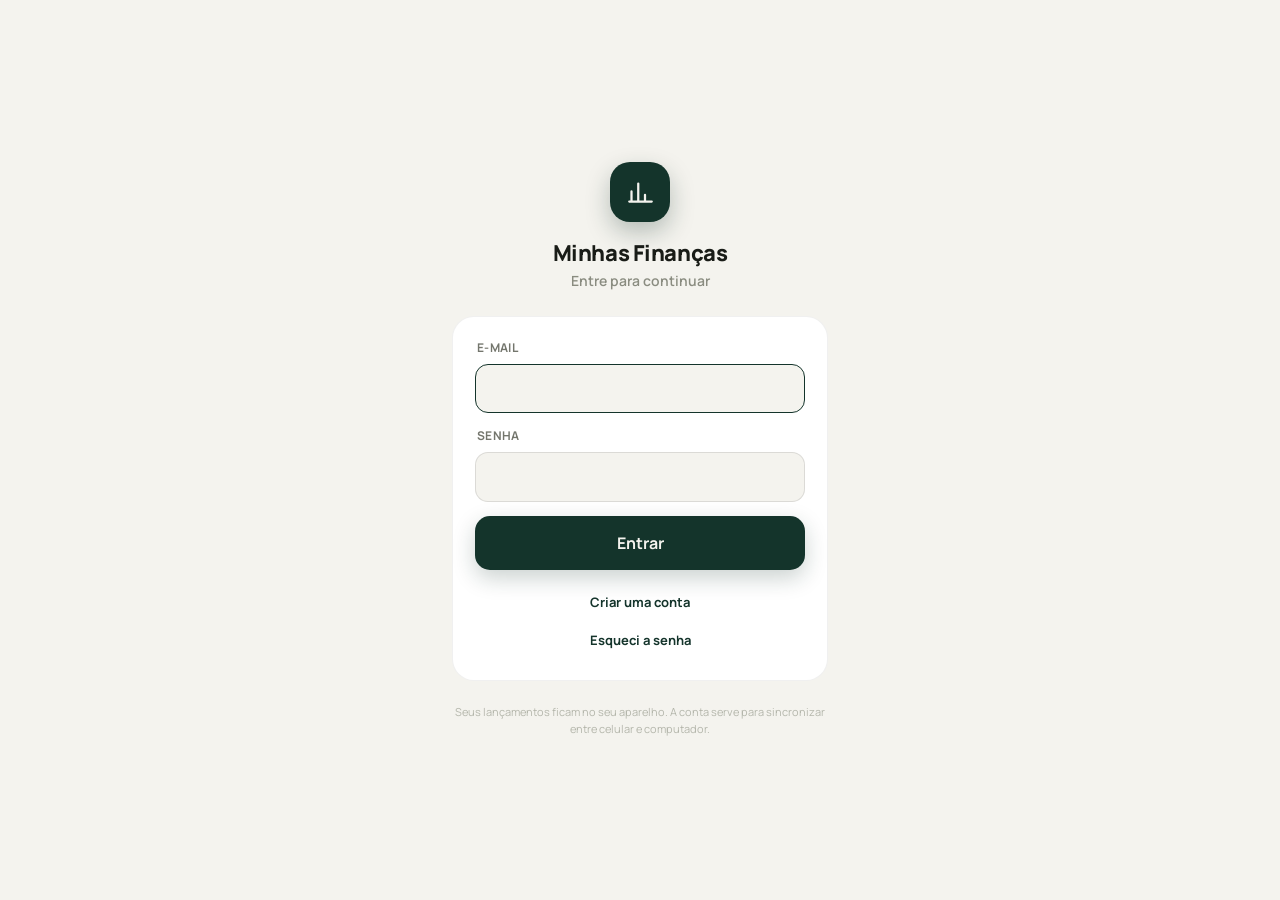
<file: index.html>
<!DOCTYPE html>
<html lang="pt-BR">
<head>
<meta charset="utf-8">
<meta name="viewport" content="width=device-width, initial-scale=1, viewport-fit=cover, maximum-scale=1">
<meta name="theme-color" content="#f4f3ee">
<meta name="description" content="Controle de finanças pessoais: saldo, gastos, parcelas, metas, importação de extrato e previsão de 12 meses.">

<title>Minhas Finanças</title>

<link rel="manifest" href="./manifest.webmanifest">
<link rel="apple-touch-icon" href="./icons/icon-192.png">
<meta name="apple-mobile-web-app-capable" content="yes">
<meta name="apple-mobile-web-app-status-bar-style" content="default">
<meta name="apple-mobile-web-app-title" content="Finanças">
<meta name="mobile-web-app-capable" content="yes">

<link rel="preconnect" href="https://fonts.googleapis.com">
<link rel="preconnect" href="https://fonts.gstatic.com" crossorigin>
<link href="https://fonts.googleapis.com/css2?family=Manrope:wght@400;500;600;700;800&family=IBM+Plex+Mono:wght@400;500;600&display=swap" rel="stylesheet">
<link rel="stylesheet" href="./css/style.css">
</head>
<body>

<!-- Conteúdo da tela atual, montado por js/screens.js -->
<main id="view" class="view"></main>

<!-- Barra de navegação fixa -->
<nav class="tabbar">
  <button class="tab" data-nav="dash" type="button">
    <svg viewBox="0 0 24 24" fill="none" stroke="currentColor" stroke-width="2" stroke-linecap="round" stroke-linejoin="round"><path d="M3 10.5 12 3l9 7.5"/><path d="M5 9.5V20h14V9.5"/></svg>
    <span>Início</span>
  </button>
  <button class="tab" data-nav="proj" type="button">
    <svg viewBox="0 0 24 24" fill="none" stroke="currentColor" stroke-width="2" stroke-linecap="round"><path d="M4 20V11M10 20V4M16 20v-6M22 20H2"/></svg>
    <span>Previsão</span>
  </button>
  <div class="tab-fab-slot">
    <button class="fab" data-action="add-out" type="button" aria-label="Novo lançamento">
      <svg viewBox="0 0 24 24" fill="none" stroke="currentColor" stroke-width="2.4" stroke-linecap="round"><path d="M12 5v14M5 12h14"/></svg>
    </button>
  </div>
  <button class="tab" data-nav="chat" type="button">
    <svg viewBox="0 0 24 24" fill="none" stroke="currentColor" stroke-width="2" stroke-linecap="round" stroke-linejoin="round"><path d="M4 5h16v11H9l-5 4V5Z"/></svg>
    <span>Chat</span>
  </button>
  <!-- O contador de pendências fica aqui porque Análise, onde ele morava,
       passou a viver dentro do menu. Ele precisa continuar visível na barra:
       é o aviso de que há lançamento importado esperando confirmação. -->
  <button class="tab" data-action="abrir-menu" type="button">
    <span class="tab-ico">
      <svg viewBox="0 0 24 24" fill="none" stroke="currentColor" stroke-width="2" stroke-linecap="round"><path d="M4 7h16M4 12h16M4 17h16"/></svg>
      <em class="tab-badge" id="tab-badge" hidden></em>
    </span>
    <span>Menu</span>
  </button>
</nav>

<!-- Aviso flutuante -->
<div id="toast" class="toast" hidden></div>

<!-- Menu lateral -->
<div id="overlay" class="drawer-overlay" hidden></div>

<aside id="drawer" class="drawer" hidden aria-label="Menu">
  <div class="drawer-head">
    <div class="drawer-brand">Minhas Finanças</div>
    <div class="drawer-saldo mono" id="drawer-saldo">R$ 0,00</div>
    <div class="drawer-conta" id="drawer-conta"></div>
  </div>

  <nav class="drawer-nav">
    <button class="drawer-item" data-nav="dash" type="button">
      <svg viewBox="0 0 24 24" fill="none" stroke="currentColor" stroke-width="2" stroke-linecap="round" stroke-linejoin="round"><path d="M3 10.5 12 3l9 7.5"/><path d="M5 9.5V20h14V9.5"/></svg>
      <span>Início</span>
    </button>
    <button class="drawer-item" data-nav="movimentacoes" type="button">
      <svg viewBox="0 0 24 24" fill="none" stroke="currentColor" stroke-width="2" stroke-linecap="round" stroke-linejoin="round"><path d="M4 8h13l-3-3M20 16H7l3 3"/></svg>
      <span>Análise</span>
      <em class="drawer-badge" id="drawer-badge" hidden></em>
    </button>
    <button class="drawer-item" data-nav="proj" type="button">
      <svg viewBox="0 0 24 24" fill="none" stroke="currentColor" stroke-width="2" stroke-linecap="round"><path d="M4 20V11M10 20V4M16 20v-6M22 20H2"/></svg>
      <span>Previsão</span>
    </button>
    <button class="drawer-item" data-nav="chat" type="button">
      <svg viewBox="0 0 24 24" fill="none" stroke="currentColor" stroke-width="2" stroke-linecap="round" stroke-linejoin="round"><path d="M4 5h16v11H9l-5 4V5Z"/></svg>
      <span>Chat</span>
    </button>
    <button class="drawer-item" data-nav="hist" type="button">
      <svg viewBox="0 0 24 24" fill="none" stroke="currentColor" stroke-width="2" stroke-linecap="round"><path d="M4 6h16M4 12h16M4 18h10"/></svg>
      <span>Histórico</span>
    </button>
    <button class="drawer-item" data-nav="categorias" type="button">
      <svg viewBox="0 0 24 24" fill="none" stroke="currentColor" stroke-width="2"><circle cx="12" cy="12" r="8.5"/><path d="M12 3.5v8.5l6 3" stroke-linecap="round"/></svg>
      <span>Categorias</span>
    </button>
    <button class="drawer-item" data-nav="metas" type="button">
      <svg viewBox="0 0 24 24" fill="none" stroke="currentColor" stroke-width="2"><circle cx="12" cy="12" r="8.5"/><circle cx="12" cy="12" r="3.5"/></svg>
      <span>Metas</span>
    </button>
    <button class="drawer-item" data-nav="parcelas" type="button">
      <svg viewBox="0 0 24 24" fill="none" stroke="currentColor" stroke-width="2" stroke-linejoin="round"><path d="M12 3 3 8l9 5 9-5-9-5Z"/><path d="M3 13l9 5 9-5" stroke-linecap="round"/></svg>
      <span>Parcelas</span>
    </button>

    <div class="drawer-sep"></div>

    <button class="drawer-item" data-nav="importar" type="button">
      <svg viewBox="0 0 24 24" fill="none" stroke="currentColor" stroke-width="2" stroke-linecap="round" stroke-linejoin="round"><path d="M12 3v12M7 10l5 5 5-5"/><path d="M4 20h16"/></svg>
      <span>Importar extrato</span>
    </button>
    <button class="drawer-item" data-action="exportar" type="button">
      <svg viewBox="0 0 24 24" fill="none" stroke="currentColor" stroke-width="2" stroke-linecap="round" stroke-linejoin="round"><path d="M12 15V3M7 8l5-5 5 5"/><path d="M4 20h16"/></svg>
      <span>Exportar backup</span>
    </button>
    <button class="drawer-item" data-action="importar-backup" type="button">
      <svg viewBox="0 0 24 24" fill="none" stroke="currentColor" stroke-width="2" stroke-linecap="round" stroke-linejoin="round"><path d="M20 12a8 8 0 1 1-2.3-5.6"/><path d="M20 3v5h-5"/></svg>
      <span>Restaurar backup</span>
    </button>
    <button class="drawer-item" data-action="sair" type="button">
      <svg viewBox="0 0 24 24" fill="none" stroke="currentColor" stroke-width="2" stroke-linecap="round" stroke-linejoin="round"><path d="M15 17l5-5-5-5"/><path d="M20 12H9"/><path d="M12 20H6a2 2 0 0 1-2-2V6a2 2 0 0 1 2-2h6"/></svg>
      <span>Sair da conta</span>
    </button>
    <button class="drawer-item danger" data-action="clear-all" type="button">
      <svg viewBox="0 0 24 24" fill="none" stroke="currentColor" stroke-width="2" stroke-linecap="round"><path d="M5 7h14M10 11v6M14 11v6M6 7l1 13h10l1-13M9 7V4h6v3"/></svg>
      <span>Apagar todos os dados</span>
    </button>
  </nav>

  <div class="drawer-foot">
    <div class="versao-linha">
      <span>Versão <b id="versao-app">—</b></span>
      <button id="btn-atualizar" data-action="buscar-atualizacao" type="button">Buscar atualização</button>
    </div>
    <div id="versao-status" class="versao-status" hidden></div>

    <div class="sync-linha">
      <span id="sync-estado" class="sync-estado">—</span>
      <button id="btn-sync" data-action="sincronizar" type="button">Sincronizar</button>
    </div>
    <div class="drawer-nota">Seus lançamentos ficam neste aparelho e na sua conta.</div>
  </div>
</aside>

<!-- Contas: a biblioteca fica no projeto (nao em CDN) para o app
     continuar abrindo sem internet para quem ja entrou. -->
<script src="./vendor/supabase.js"></script>
<script src="./js/config.js"></script>
<script src="./js/store.js"></script>
<script src="./js/calc.js"></script>
<script src="./js/importar.js"></script>
<script src="./js/auth.js"></script>
<script src="./js/chat.js"></script>
<script src="./js/sync.js"></script>
<script src="./js/login.js"></script>
<script src="./js/screens.js"></script>
<script src="./js/app.js"></script>
</body>
</html>
</file>
<file: css/style.css>
/* =========================================================
   Minhas Finanças — folha de estilo única
   Paleta e tipografia vindas do design original.
   ========================================================= */

:root {
  --bg:        #f4f3ee;
  --surface:   #ffffff;
  --ink:       #191c17;
  --ink-soft:  #74766d;
  --muted:     #8a8c80;
  --faint:     #b4b6ab;
  --line:      rgba(0, 0, 0, .06);
  --line-2:    rgba(0, 0, 0, .10);
  --track:     #eceae3;

  --deep:      #14342b;  /* verde escuro dos cartões e botões */
  --green:     #1f8a5b;
  --red:       #c0492f;
  --on-deep:   #f4f3ee;
  --on-deep-2: #9db3a6;

  --tab-h:     86px;

  --safe-top:    env(safe-area-inset-top, 0px);
  --safe-bottom: env(safe-area-inset-bottom, 0px);
}

* { box-sizing: border-box; }

html, body {
  height: 100%;
}

body {
  margin: 0;
  background: var(--bg);
  color: var(--ink);
  font-family: 'Manrope', system-ui, -apple-system, sans-serif;
  -webkit-font-smoothing: antialiased;
  -webkit-tap-highlight-color: transparent;
  overscroll-behavior-y: none;
}

button {
  font: inherit;
  color: inherit;
  border: none;
  background: none;
  padding: 0;
  cursor: pointer;
  text-align: left;
}

input, select, textarea {
  font-family: inherit;
}

svg { display: block; }

/* Números tabulares — alinham em colunas */
.mono {
  font-family: 'IBM Plex Mono', ui-monospace, monospace;
  font-feature-settings: "tnum";
}

/* ---------------------------------------------------------
   Área rolável principal
   --------------------------------------------------------- */

.view {
  min-height: 100%;
  padding:
    calc(var(--safe-top) + 12px)
    20px
    calc(var(--tab-h) + var(--safe-bottom) + 24px);
  max-width: 560px;   /* em telas largas o app não estica feio */
  margin: 0 auto;
}

@keyframes screen-in {
  from { opacity: 0; transform: translateY(8px); }
  to   { opacity: 1; transform: none; }
}

.screen { animation: screen-in .28s ease; }

/* ---------------------------------------------------------
   Cabeçalhos de tela
   --------------------------------------------------------- */

.head {
  display: flex;
  justify-content: space-between;
  align-items: flex-start;
  padding: 8px 2px 18px;
}

.head-eyebrow { font-size: 14px; color: var(--muted); font-weight: 600; }

.head-title {
  font-size: 22px;
  font-weight: 800;
  letter-spacing: -.02em;
}

.head-title.sm { font-size: 20px; }

.head-sub { font-size: 13px; color: var(--muted); margin-top: 2px; }

/* Botão redondo do canto (menu / fechar) */
.icon-btn {
  width: 42px;
  height: 42px;
  border-radius: 14px;
  background: var(--surface);
  border: 1px solid var(--line);
  display: flex;
  align-items: center;
  justify-content: center;
  flex: none;
  color: var(--ink);
}

.icon-btn.close {
  width: 38px;
  height: 38px;
  border-radius: 12px;
  font-size: 16px;
  color: var(--ink-soft);
}

/* ---------------------------------------------------------
   Cartão de saldo
   --------------------------------------------------------- */

.balance-card {
  background: var(--deep);
  border-radius: 24px;
  padding: 22px 22px 20px;
  color: #e9ede3;
  box-shadow: 0 12px 30px rgba(20, 52, 43, .28);
}

.balance-label {
  font-size: 13px;
  color: var(--on-deep-2);
  font-weight: 600;
  letter-spacing: .02em;
}

.balance-value {
  font-size: 34px;
  font-weight: 600;
  letter-spacing: -.02em;
  margin-top: 4px;
  color: var(--on-deep);
}

.balance-value.negative { color: #f0a58f; }

.balance-split { display: flex; gap: 10px; margin-top: 18px; }

.balance-split > div {
  flex: 1;
  background: rgba(255, 255, 255, .07);
  border-radius: 15px;
  padding: 12px 13px;
}

.balance-split .k { font-size: 11px; color: var(--on-deep-2); font-weight: 600; }
.balance-split .v { font-size: 15px; font-weight: 600; margin-top: 3px; }
.balance-split .v.in  { color: #7fd6a6; }
.balance-split .v.out { color: #f0a58f; }

/* ---------------------------------------------------------
   Cartão branco genérico
   --------------------------------------------------------- */

.card {
  background: var(--surface);
  border: 1px solid var(--line);
  border-radius: 18px;
  padding: 16px;
}

.card.lg { border-radius: 20px; padding: 18px; }

.card.tap { cursor: pointer; display: block; width: 100%; }

.card.dashed {
  border: 1px dashed rgba(0, 0, 0, .14);
  border-radius: 20px;
  padding: 30px 22px;
  text-align: center;
}

.stack { display: flex; flex-direction: column; gap: 10px; }
.stack.tight { gap: 8px; }
.stack.loose { gap: 12px; }

.section-title {
  font-size: 15px;
  font-weight: 800;
  margin: 24px 2px 12px;
}

.section-bar {
  display: flex;
  justify-content: space-between;
  align-items: center;
  margin: 24px 2px 12px;
}

.section-bar .link {
  font-size: 12px;
  color: var(--deep);
  font-weight: 700;
}

.empty-title { font-size: 15px; font-weight: 700; }
.empty-text  { font-size: 13px; color: var(--muted); margin-top: 5px; line-height: 1.5; }
.empty-text b { color: var(--deep); }

/* ---------------------------------------------------------
   Atalhos Saída / Entrada
   --------------------------------------------------------- */

.quick { display: flex; gap: 11px; margin-top: 16px; }

.quick button {
  flex: 1;
  background: var(--surface);
  border: 1px solid var(--line);
  border-radius: 18px;
  padding: 15px;
  display: flex;
  align-items: center;
  gap: 10px;
}

.quick .bubble {
  width: 36px;
  height: 36px;
  border-radius: 11px;
  display: flex;
  align-items: center;
  justify-content: center;
  flex: none;
}

.quick .bubble.out { background: #faece7; color: var(--red); }
.quick .bubble.in  { background: #e5f2ea; color: var(--green); }
.quick .bubble svg { width: 18px; height: 18px; }

.quick .t { font-size: 14px; font-weight: 700; }
.quick .s { font-size: 11px; color: var(--muted); }

/* ---------------------------------------------------------
   Linha de lançamento / lista
   --------------------------------------------------------- */

.row {
  background: var(--surface);
  border: 1px solid rgba(0, 0, 0, .05);
  border-radius: 16px;
  padding: 13px 15px;
  display: flex;
  align-items: center;
  gap: 12px;
}

/* Quadradinho colorido com o ponto da categoria (usado em várias telas) */
.avatar {
  width: 38px;
  height: 38px;
  border-radius: 12px;
  display: flex;
  align-items: center;
  justify-content: center;
  flex: none;
}

.avatar i {
  width: 11px;
  height: 11px;
  border-radius: 50%;
  display: block;
}

.row .body { flex: 1; min-width: 0; }

.row .title {
  font-size: 14px;
  font-weight: 700;
  white-space: nowrap;
  overflow: hidden;
  text-overflow: ellipsis;
}

.row .meta { font-size: 11px; color: var(--muted); margin-top: 1px; }

.row .amount { font-size: 14px; font-weight: 600; white-space: nowrap; }

.amount.in  { color: var(--green); }
.amount.out { color: var(--red); }

.del {
  font-size: 13px;
  color: #c9ccc0;
  padding: 4px 2px 4px 8px;
  flex: none;
}

/* Agrupamento por mês no histórico */
.group-head {
  display: flex;
  justify-content: space-between;
  align-items: baseline;
  margin: 18px 4px 10px;
}

.group-head .l { font-size: 13px; font-weight: 700; }
.group-head .v { font-size: 13px; font-weight: 600; }

/* ---------------------------------------------------------
   Barra de progresso
   --------------------------------------------------------- */

.bar {
  height: 8px;
  background: var(--track);
  border-radius: 6px;
  margin-top: 9px;
  overflow: hidden;
}

.bar.thin { height: 6px; margin-top: 9px; }
.bar.thick { height: 10px; margin-top: 13px; }

.bar > i {
  display: block;
  height: 100%;
  border-radius: 6px;
  background: var(--green);
}

/* ---------------------------------------------------------
   Gráfico de previsão
   --------------------------------------------------------- */

.chart {
  display: flex;
  align-items: flex-end;
  gap: 3px;
  height: 56px;
  margin-top: 12px;
}

.chart > i {
  flex: 1;
  border-radius: 4px 4px 2px 2px;
  display: block;
}

.chart-lg { gap: 5px; height: 110px; margin-top: 18px; }

.chart-lg .col {
  flex: 1;
  height: 100%;
  display: flex;
  flex-direction: column;
  align-items: center;
  justify-content: flex-end;
  gap: 5px;
}

.chart-lg .col i {
  width: 100%;
  border-radius: 5px 5px 2px 2px;
  display: block;
}

.chart-lg .col span {
  font-size: 8px;
  color: #8ba295;
  font-weight: 600;
  writing-mode: vertical-rl;
  transform: rotate(180deg);
  height: 24px;
  flex: none;
}

.proj-note {
  background: #fdf6ec;
  border: 1px solid #f0e2cc;
  border-radius: 16px;
  padding: 14px 16px;
  margin-top: 14px;
  font-size: 12px;
  color: #7a6a4a;
  line-height: 1.5;
}

/* Cabeçalho clicável do mês na Previsão */
.proj-cab { display: block; width: 100%; }

.proj-row .l {
  font-size: 14px;
  font-weight: 700;
  display: flex;
  align-items: center;
  gap: 5px;
}

.proj-seta {
  width: 15px;
  height: 15px;
  color: var(--faint);
  transition: transform .18s ease;
}

.proj-row.aberto .proj-seta { transform: rotate(180deg); }

/* O que há dentro do mês */
.proj-detalhe {
  margin-top: 14px;
  padding-top: 14px;
  border-top: 1px solid var(--line);
}

.proj-detalhe-t {
  font-size: 11px;
  font-weight: 700;
  color: var(--ink-soft);
  letter-spacing: .03em;
  text-transform: uppercase;
  margin-bottom: 12px;
}

.proj-bloco + .proj-bloco { margin-top: 14px; }

.proj-bloco-t {
  font-size: 12px;
  font-weight: 700;
  color: var(--muted);
  margin-bottom: 7px;
}

.proj-item {
  display: flex;
  align-items: center;
  gap: 9px;
  padding: 5px 0;
  min-width: 0;
}

.proj-item i {
  width: 8px;
  height: 8px;
  border-radius: 50%;
  flex: none;
  display: block;
}

.proj-item .n {
  flex: 1;
  min-width: 0;
  font-size: 13px;
  font-weight: 600;
  overflow: hidden;
  text-overflow: ellipsis;
  white-space: nowrap;
}

.proj-item .n em {
  font-style: normal;
  font-size: 11px;
  color: var(--muted);
  font-weight: 600;
}

.proj-item .v { font-size: 13px; font-weight: 600; flex: none; }
.proj-item .v.in  { color: var(--green); }
.proj-item .v.out { color: var(--red); }
.proj-row .v { font-size: 16px; font-weight: 600; }
.proj-row .v.negative { color: var(--red); }

.proj-tags {
  display: flex;
  gap: 12px;
  flex-wrap: wrap;
  margin-top: 8px;
  font-size: 11px;
  font-weight: 600;
}

.proj-tags .in  { color: var(--green); }
.proj-tags .out { color: var(--red); }
/* o que ainda não aconteceu fica em tinta neutra */
.proj-tags .prog { color: var(--muted); }

/* Mês recolhido no Histórico */
.hist-mes .l {
  font-size: 14px;
  font-weight: 700;
  display: flex;
  align-items: center;
  gap: 5px;
}

.hist-mes.aberto .proj-seta { transform: rotate(180deg); }

.hist-resumo {
  display: flex;
  gap: 12px;
  flex-wrap: wrap;
  margin-top: 8px;
  font-size: 11px;
  font-weight: 600;
}

.hist-resumo .in  { color: var(--green); }
.hist-resumo .out { color: var(--red); }
.hist-resumo .qtd { color: var(--muted); }

/* O mês corrente na Previsão */
.proj-row.atual { border-color: rgba(20, 52, 43, .28); }

.proj-agora {
  font-size: 10px;
  font-weight: 800;
  letter-spacing: .04em;
  text-transform: uppercase;
  background: #eef1ea;
  color: var(--deep);
  border-radius: 6px;
  padding: 2px 7px;
  flex: none;
}

.between {
  display: flex;
  justify-content: space-between;
  align-items: baseline;
}

.between.top { align-items: flex-start; }

/* ---------------------------------------------------------
   Formulários
   --------------------------------------------------------- */

.label {
  font-size: 12px;
  font-weight: 700;
  color: var(--ink-soft);
  letter-spacing: .03em;
  text-transform: uppercase;
  margin: 0 2px 8px;
}

.field {
  width: 100%;
  border: 1px solid var(--line-2);
  background: var(--surface);
  border-radius: 13px;
  padding: 14px;
  font-size: 16px;   /* 16px evita o zoom automático do iOS ao focar */
  line-height: 1.2;  /* fixa a altura, para data e texto ficarem iguais */
  color: var(--ink);
  outline: none;
  margin-bottom: 16px;
}

.field:focus { border-color: var(--deep); }

/* Campos de data e de mês.
   O iOS (e alguns Androids) desenham esses campos com uma largura nativa
   própria e ignoram o `width: 100%` acima, então o campo passa da borda
   direita do cartão. Desligar a aparência nativa devolve o controle ao CSS. */
input[type="date"].field,
input[type="month"].field {
  -webkit-appearance: none;
  appearance: none;
  min-width: 0;
  max-width: 100%;
  text-align: left;
  /* O miolo nativo do campo de data é 2px mais alto que uma linha de texto.
     Esta altura repete a conta da .field (linha + padding + borda), então
     data, mês e texto ficam com a mesma altura sem número mágico. */
  height: calc(1.2em + 30px);
}

/* Sem a aparência nativa o iOS centraliza a data dentro do campo. */
input[type="date"].field::-webkit-date-and-time-value,
input[type="month"].field::-webkit-date-and-time-value {
  text-align: left;
}

/* O ícone do calendário é mais alto que uma linha de texto e deixava o
   campo de data 2px maior que os demais. Aqui ele passa a ocupar
   exatamente uma linha, alinhando todos os campos. */
input[type="date"].field::-webkit-calendar-picker-indicator,
input[type="month"].field::-webkit-calendar-picker-indicator {
  width: 1.2em;
  height: 1.2em;
  margin: 0;
  padding: 0;
  cursor: pointer;
}

.pair { display: flex; gap: 12px; }
.pair > div { flex: 1; min-width: 0; }

/* Alternador Saída / Entrada */
.segmented {
  display: flex;
  background: var(--track);
  border-radius: 14px;
  padding: 4px;
  margin-bottom: 20px;
}

.segmented button {
  flex: 1;
  text-align: center;
  padding: 10px;
  border-radius: 11px;
  font-size: 14px;
  font-weight: 700;
  color: var(--muted);
}

.segmented button.on { background: var(--surface); box-shadow: 0 1px 3px rgba(0, 0, 0, .1); }
.segmented button.on[data-type="out"] { color: var(--red); }
.segmented button.on[data-type="in"]  { color: var(--green); }

/* Campo grande de valor */
.amount-field { text-align: center; margin: 8px 0 22px; }
.amount-field .cap { font-size: 13px; color: var(--muted); font-weight: 600; margin-bottom: 4px; }
.amount-field .wrap { display: inline-flex; align-items: center; gap: 6px; }
.amount-field .cur { font-size: 26px; font-weight: 500; color: var(--faint); }

.amount-field input {
  width: 190px;
  border: none;
  background: none;
  outline: none;
  font-size: 42px;
  font-weight: 600;
  text-align: center;
  padding: 0;
  color: var(--red);
}

.amount-field input.in { color: var(--green); }

/* Chips de categoria */
.chips { display: flex; flex-wrap: wrap; gap: 8px; margin-bottom: 22px; }

.chip {
  display: inline-flex;
  align-items: center;
  gap: 7px;
  padding: 9px 14px;
  border-radius: 22px;
  font-size: 13px;
  font-weight: 600;
  border: 1.5px solid var(--line-2);
  background: var(--surface);
  color: var(--ink-soft);
}

.chip i { width: 9px; height: 9px; border-radius: 50%; display: block; }

.chip.on { font-weight: 700; }

/* Selo das categorias criadas pelo usuário */
.tag-sua {
  font-size: 10px;
  font-weight: 700;
  color: var(--muted);
  background: var(--track);
  border-radius: 6px;
  padding: 2px 6px;
  flex: none;
  text-transform: uppercase;
  letter-spacing: .03em;
}

/* Escolha de cor da nova categoria */
.swatches {
  display: flex;
  flex-wrap: wrap;
  gap: 12px;
  margin-bottom: 26px;
}

.swatch {
  width: 40px;
  height: 40px;
  border-radius: 50%;
  flex: none;
  position: relative;
  box-shadow: 0 0 0 0 transparent;
  transition: box-shadow .15s, transform .15s;
}

/* Anel em volta da cor escolhida */
.swatch.on {
  box-shadow: 0 0 0 3px var(--bg), 0 0 0 5px var(--ink);
  transform: scale(1.04);
}

/* Interruptor "repete todo mês" */
.switch-row {
  display: flex;
  align-items: center;
  justify-content: space-between;
  background: var(--surface);
  border: 1px solid rgba(0, 0, 0, .08);
  border-radius: 14px;
  padding: 14px 16px;
  margin-bottom: 26px;
  width: 100%;
}

.switch-row .t { font-size: 14px; font-weight: 700; }
.switch-row .s { font-size: 12px; color: var(--muted); margin-top: 1px; }

.switch {
  width: 46px;
  height: 27px;
  border-radius: 14px;
  background: #d5d3c9;
  position: relative;
  transition: background .2s;
  flex: none;
}

.switch i {
  position: absolute;
  top: 3px;
  left: 3px;
  width: 21px;
  height: 21px;
  border-radius: 50%;
  background: #fff;
  box-shadow: 0 1px 3px rgba(0, 0, 0, .3);
  transition: left .2s;
  display: block;
}

.switch.on { background: var(--green); }
.switch.on i { left: 22px; }

/* Com a repetição ligada, o bloco de prazo vem logo abaixo e os dois
   precisam ler como uma coisa só. */
.switch-row.ligado {
  margin-bottom: 0;
  border-bottom-left-radius: 0;
  border-bottom-right-radius: 0;
  border-bottom-color: transparent;
}

.prazo {
  background: var(--surface);
  border: 1px solid rgba(0, 0, 0, .08);
  border-top: none;
  border-radius: 0 0 14px 14px;
  padding: 4px 16px 16px;
  margin-bottom: 26px;
}

.prazo-opcoes { display: flex; flex-wrap: wrap; gap: 8px; }

.prazo-chip {
  padding: 9px 14px;
  border-radius: 20px;
  font-size: 13px;
  font-weight: 600;
  border: 1.5px solid var(--line-2);
  background: var(--bg);
  color: var(--ink-soft);
}

.prazo-chip.on {
  border-color: var(--deep);
  background: #eef1ea;
  color: var(--deep);
  font-weight: 700;
}

.prazo-outro {
  display: flex;
  align-items: center;
  gap: 10px;
  margin-top: 12px;
}

.prazo-outro input { width: 88px; flex: none; text-align: center; }
.prazo-outro span { font-size: 13px; color: var(--muted); font-weight: 600; }

/* A data de fim escrita por extenso tira a dúvida de "3 meses conta
   este ou os próximos três?" */
.prazo-resumo {
  font-size: 12px;
  color: var(--muted);
  line-height: 1.5;
  margin-top: 12px;
}

.prazo-resumo b { color: var(--ink); }

/* Botões de ação */
.btn-primary {
  display: block;
  width: 100%;
  background: var(--deep);
  color: var(--on-deep);
  text-align: center;
  padding: 17px;
  border-radius: 16px;
  font-size: 16px;
  font-weight: 700;
  box-shadow: 0 8px 22px rgba(20, 52, 43, .25);
}

.btn-ghost {
  display: block;
  width: 100%;
  background: var(--surface);
  border: 1.5px dashed rgba(20, 52, 43, .3);
  color: var(--deep);
  text-align: center;
  padding: 15px;
  border-radius: 16px;
  font-size: 14px;
  font-weight: 700;
  margin-bottom: 16px;
}

.btn-danger {
  display: block;
  width: 100%;
  margin-top: 20px;
  text-align: center;
  font-size: 13px;
  color: var(--red);
  font-weight: 700;
  padding: 12px;
}

/* Texto de apoio. Usa --muted, e não --faint, porque costuma carregar
   informação que muda o que acontece (ex.: "vão entrar como Outros"). */
.hint { text-align: center; font-size: 12px; color: var(--muted); margin-top: 8px; }

/* Prévia do valor da parcela */
.preview {
  background: #e5f2ea;
  border-radius: 13px;
  padding: 12px 15px;
  margin-bottom: 16px;
  display: flex;
  justify-content: space-between;
  align-items: center;
}

.preview span:first-child { font-size: 13px; font-weight: 600; color: var(--deep); }
.preview span:last-child  { font-size: 16px; font-weight: 600; color: var(--deep); }

/* ---------------------------------------------------------
   Tela "Mais" — grade de atalhos
   --------------------------------------------------------- */

.grid-2 { display: grid; grid-template-columns: 1fr 1fr; gap: 12px; }

.tile {
  background: var(--surface);
  border: 1px solid rgba(0, 0, 0, .05);
  border-radius: 18px;
  padding: 18px;
}

.tile .bubble {
  width: 40px;
  height: 40px;
  border-radius: 12px;
  background: #eef1ea;
  color: var(--deep);
  display: flex;
  align-items: center;
  justify-content: center;
  margin-bottom: 12px;
}

.tile .bubble svg { width: 20px; height: 20px; }
.tile .t { font-size: 14px; font-weight: 700; }
.tile .s { font-size: 11px; color: var(--muted); margin-top: 2px; }

/* Botões +R$50 / +R$100 / +R$200 das metas */
.goal-adds { display: flex; gap: 8px; margin-top: 14px; }

.goal-adds button {
  flex: 1;
  text-align: center;
  padding: 10px;
  border-radius: 11px;
  background: #eef1ea;
  color: var(--deep);
  font-size: 13px;
  font-weight: 700;
}

.goal-editar {
  display: block;
  width: 100%;
  text-align: center;
  margin-top: 10px;
  padding: 9px;
  font-size: 12px;
  font-weight: 700;
  color: var(--ink-soft);
}

/* Guardar / retirar valor livre */
.btn-mov {
  flex: 1;
  text-align: center;
  padding: 15px;
  border-radius: 14px;
  font-size: 15px;
  font-weight: 700;
}

.btn-mov.guardar { background: var(--deep); color: var(--on-deep); }

.btn-mov.retirar {
  background: var(--surface);
  border: 1px solid var(--line-2);
  color: var(--red);
}

/* ---------------------------------------------------------
   Barra de navegação
   --------------------------------------------------------- */

.tabbar {
  position: fixed;
  left: 0;
  right: 0;
  bottom: 0;
  z-index: 30;
  height: calc(var(--tab-h) + var(--safe-bottom));
  padding-bottom: calc(14px + var(--safe-bottom));
  background: rgba(244, 243, 238, .94);
  backdrop-filter: blur(14px);
  -webkit-backdrop-filter: blur(14px);
  border-top: 1px solid var(--line);
  display: grid;
  /* minmax(0,...) e não 1fr puro: com 1fr, o rótulo mais longo alargaria a
     própria coluna e a barra ficaria torta, com o + fora do centro. */
  grid-template-columns: repeat(5, minmax(0, 1fr));
  align-items: center;
  max-width: 560px;
  margin: 0 auto;
}

.tab {
  display: flex;
  flex-direction: column;
  align-items: center;
  gap: 3px;
  min-width: 0;
  color: #a8a99e;
  font-size: 10px;
  font-weight: 700;
  padding: 0 2px;
}

.tab.on { color: var(--deep); }
.tab svg { width: 23px; height: 23px; }

/* O rótulo mais longo ("Movimentações") não pode empurrar a grade */
.tab span:last-child {
  max-width: 100%;
  overflow: hidden;
  text-overflow: ellipsis;
  white-space: nowrap;
}

/* Ícone com o contador de pendências por cima */
.tab-ico { position: relative; display: block; }

.tab-badge {
  position: absolute;
  top: -5px;
  left: 12px;
  font-style: normal;
  font-size: 9px;
  font-weight: 800;
  line-height: 1;
  background: var(--red);
  color: #fff;
  border-radius: 20px;
  padding: 3px 5px;
  min-width: 15px;
  text-align: center;
  box-shadow: 0 0 0 2px var(--bg);
}

.tab-badge[hidden] { display: none; }

.tab-fab-slot { display: flex; justify-content: center; }

.fab {
  width: 56px;
  height: 56px;
  border-radius: 20px;
  background: var(--deep);
  color: var(--on-deep);
  display: flex;
  align-items: center;
  justify-content: center;
  margin-top: -26px;
  box-shadow: 0 10px 24px rgba(20, 52, 43, .4);
}

.fab svg { width: 26px; height: 26px; }

/* ---------------------------------------------------------
   Menu lateral
   --------------------------------------------------------- */

.drawer-overlay {
  position: fixed;
  inset: 0;
  z-index: 40;
  background: rgba(25, 28, 23, .45);
  opacity: 0;
  transition: opacity .22s ease;
}

.drawer-overlay.on { opacity: 1; }
.drawer-overlay[hidden] { display: none; }

.drawer {
  position: fixed;
  top: 0;
  left: 0;
  bottom: 0;
  z-index: 41;
  width: 82vw;
  max-width: 300px;
  background: var(--surface);
  box-shadow: 6px 0 30px rgba(0, 0, 0, .18);
  display: flex;
  flex-direction: column;
  transform: translateX(-102%);
  transition: transform .24s cubic-bezier(.32, .72, 0, 1);
  overflow-y: auto;
  overscroll-behavior: contain;
  padding-bottom: var(--safe-bottom);
}

.drawer.on { transform: none; }
.drawer[hidden] { display: none; }

.drawer-head {
  background: var(--deep);
  color: var(--on-deep);
  padding: calc(var(--safe-top) + 26px) 22px 22px;
  flex: none;
}

.drawer-brand { font-size: 17px; font-weight: 800; letter-spacing: -.01em; }

.drawer-saldo {
  font-size: 24px;
  font-weight: 600;
  margin-top: 6px;
  letter-spacing: -.02em;
}

.drawer-saldo.negative { color: #f0a58f; }

.drawer-conta {
  font-size: 11px;
  color: var(--on-deep-2);
  margin-top: 8px;
  overflow: hidden;
  text-overflow: ellipsis;
  white-space: nowrap;
}

.drawer-nav { padding: 10px 12px; flex: 1; }

.drawer-item {
  display: flex;
  align-items: center;
  gap: 13px;
  width: 100%;
  padding: 13px 14px;
  border-radius: 13px;
  font-size: 15px;
  font-weight: 600;
  color: var(--ink);
}

.drawer-item svg { width: 20px; height: 20px; flex: none; color: var(--ink-soft); }
.drawer-item span { flex: 1; }

.drawer-item.on { background: #eef1ea; color: var(--deep); font-weight: 700; }
.drawer-item.on svg { color: var(--deep); }

.drawer-item.danger { color: var(--red); }
.drawer-item.danger svg { color: var(--red); }

/* Contador de movimentações esperando revisão */
.drawer-badge {
  font-style: normal;
  font-size: 11px;
  font-weight: 800;
  background: var(--red);
  color: #fff;
  border-radius: 20px;
  padding: 2px 8px;
  flex: none;
}

.drawer-badge[hidden] { display: none; }

.drawer-sep {
  height: 1px;
  background: var(--line);
  margin: 10px 14px;
}

.drawer-foot {
  padding: 14px 18px calc(18px + var(--safe-bottom));
  flex: none;
  border-top: 1px solid var(--line);
  margin-top: 6px;
}

.versao-linha {
  display: flex;
  align-items: center;
  justify-content: space-between;
  gap: 10px;
  font-size: 12px;
  color: var(--muted);
  font-weight: 600;
}

.versao-linha b { color: var(--ink); font-weight: 700; }

.versao-linha button {
  font-size: 12px;
  font-weight: 700;
  color: var(--deep);
  padding: 6px 10px;
  border-radius: 9px;
  background: #eef1ea;
  flex: none;
}

.versao-linha button[disabled] { opacity: .55; }

.versao-status {
  font-size: 11px;
  line-height: 1.5;
  margin-top: 9px;
  padding: 9px 11px;
  border-radius: 10px;
  font-weight: 600;
}

.versao-status[hidden] { display: none; }

/* Em dia */
.versao-status.ok { background: #e5f2ea; color: #146a45; }
/* Existe versão nova */
.versao-status.nova { background: #fdf6ec; color: #7a6a4a; }
/* Não deu para verificar */
.versao-status.erro { background: #faece7; color: var(--red); }

.versao-status button {
  display: block;
  width: 100%;
  margin-top: 8px;
  padding: 10px;
  border-radius: 10px;
  background: var(--deep);
  color: var(--on-deep);
  font-size: 12px;
  font-weight: 700;
  text-align: center;
}

.drawer-nota {
  font-size: 11px;
  color: var(--faint);
  line-height: 1.5;
  margin-top: 12px;
}

/* ---------------------------------------------------------
   Seletor de mês — comanda tudo que vem abaixo dele
   --------------------------------------------------------- */

.mes-nav {
  display: flex;
  align-items: center;
  gap: 8px;
  margin: 16px 0 14px;
}

.mes-nav button {
  width: 40px;
  height: 40px;
  border-radius: 13px;
  background: var(--surface);
  border: 1px solid var(--line);
  display: flex;
  align-items: center;
  justify-content: center;
  flex: none;
  color: var(--ink);
}

.mes-nav button svg { width: 18px; height: 18px; }

.mes-nav button[disabled] {
  opacity: .35;
  cursor: default;
}

.mes-nome {
  flex: 1;
  text-align: center;
  font-size: 16px;
  font-weight: 800;
  min-width: 0;
  /* sem text-transform: o nome já vem certo, e "capitalize"
     transformaria "Ago de 2026" em "Ago De 2026" */
}

.mes-hoje {
  display: block;
  font-size: 10px;
  font-weight: 700;
  color: var(--muted);
  text-transform: none;
  letter-spacing: .02em;
  margin-top: 1px;
}

/* ---------------------------------------------------------
   Os quatro números do mês
   --------------------------------------------------------- */

.kpis { display: flex; gap: 11px; }

.kpi {
  flex: 1;
  min-width: 0;
  background: var(--surface);
  border: 1px solid var(--line);
  border-radius: 18px;
  padding: 14px 15px;
}

.kpi-tag {
  font-size: 11px;
  font-weight: 800;
  letter-spacing: .04em;
  text-transform: uppercase;
  margin-bottom: 10px;
}

.kpi-tag.in  { color: var(--green); }
.kpi-tag.out { color: var(--red); }

.kpi-linha {
  display: flex;
  flex-direction: column;
  gap: 1px;
  margin-top: 9px;
}

.kpi-linha span {
  font-size: 11px;
  color: var(--muted);
  font-weight: 600;
}

.kpi-linha b {
  font-size: 15px;
  font-weight: 600;
  color: var(--ink);
}

/* Só o valor já realizado ganha cor; o programado fica em tinta
   neutra, porque ainda não aconteceu. */
.kpi-linha b.in  { color: var(--green); }
.kpi-linha b.out { color: var(--red); }

/* ---------------------------------------------------------
   Gráfico de categorias

   Barras finas, trilho discreto, ponta arredondada só no lado
   onde o dado termina — a base fica reta. Sem grade e sem eixo:
   o valor de cada linha está escrito ao lado.
   --------------------------------------------------------- */

.grafico {
  background: var(--surface);
  border: 1px solid var(--line);
  border-radius: 20px;
  padding: 18px;
}

.grafico + .grafico { margin-top: 12px; }

.grafico-topo {
  display: flex;
  align-items: baseline;
  justify-content: space-between;
  gap: 10px;
  margin-bottom: 16px;
}

.grafico-titulo { font-size: 14px; font-weight: 800; }
.grafico-total { font-size: 14px; font-weight: 600; }
.grafico-total.in  { color: var(--green); }
.grafico-total.out { color: var(--red); }

.grafico-vazio { font-size: 13px; color: var(--muted); line-height: 1.5; }

.chart-cat { display: flex; flex-direction: column; gap: 14px; }

.chart-head {
  display: flex;
  align-items: center;
  gap: 8px;
  min-width: 0;
}

.chart-dot {
  width: 9px;
  height: 9px;
  border-radius: 50%;
  flex: none;
  display: block;
}

.chart-nome {
  flex: 1;
  min-width: 0;
  font-size: 13px;
  font-weight: 700;
  overflow: hidden;
  text-overflow: ellipsis;
  white-space: nowrap;
}

/* Números ficam em tinta neutra: a cor é do dado, não do texto */
.chart-share { font-size: 11px; color: var(--muted); font-weight: 600; flex: none; }
.chart-valor { font-size: 13px; font-weight: 600; flex: none; }

.chart-track {
  height: 8px;
  background: var(--track);
  border-radius: 4px;
  margin-top: 7px;
  overflow: hidden;
}

.chart-fill {
  display: block;
  height: 100%;
  /* reta na base (esquerda), arredondada onde o dado termina */
  border-radius: 0 4px 4px 0;
}

.chart-fill.out { background: var(--red); }
.chart-fill.in  { background: var(--green); }

/* O agrupado "Outras" é contexto, não uma categoria: fica em cinza para
   não competir com as barras reais. Valor sempre escrito ao lado, então
   o cinza mais claro não esconde nada. */
.chart-fill.resto { background: var(--muted); }

/* ---------------------------------------------------------
   Evolução mês a mês

   Duas séries pedem legenda. Os meses vêm do mais antigo para o
   mais recente, para a leitura de cima para baixo ser a linha do
   tempo. As barras dividem a mesma escala.
   --------------------------------------------------------- */

.evo-legenda {
  display: flex;
  gap: 16px;
  margin: -6px 0 16px;
  font-size: 11px;
  font-weight: 600;
  color: var(--ink-soft);
}

.evo-legenda span { display: flex; align-items: center; gap: 6px; }

.evo-legenda i {
  width: 10px;
  height: 10px;
  border-radius: 3px;
  display: block;
}

.evo-legenda i.in  { background: var(--green); }
.evo-legenda i.out { background: var(--red); }

.evo { display: flex; flex-direction: column; gap: 16px; }

.evo-topo {
  display: flex;
  align-items: baseline;
  justify-content: space-between;
  gap: 10px;
  margin-bottom: 7px;
}

.evo-mes {
  font-size: 13px;
  font-weight: 700;
  display: flex;
  align-items: center;
  gap: 6px;
}

.evo-mes em {
  font-style: normal;
  font-size: 9px;
  font-weight: 800;
  letter-spacing: .04em;
  text-transform: uppercase;
  background: #eef1ea;
  color: var(--deep);
  border-radius: 5px;
  padding: 2px 5px;
}

.evo-saldo { font-size: 13px; font-weight: 600; }
.evo-saldo.in  { color: var(--green); }
.evo-saldo.out { color: var(--red); }

.evo-vazio { font-size: 11px; color: var(--faint); font-weight: 600; }

.evo-par {
  display: flex;
  align-items: center;
  gap: 9px;
  margin-top: 5px;
}

/* O trilho ocupa o espaço que sobra; a barra é uma porcentagem dele */
.evo-trilho {
  flex: 1;
  min-width: 0;
  display: block;
  height: 8px;
}

/* barra fina, ponta arredondada só onde o dado termina */
.evo-trilho i {
  height: 100%;
  border-radius: 0 4px 4px 0;
  display: block;
  min-width: 2px;
}

.evo-trilho i.in  { background: var(--green); }
.evo-trilho i.out { background: var(--red); }

/* nada aconteceu daquele lado: nenhuma barra, nem o mínimo de 2px */
.evo-trilho i.zero { display: none; }

.evo-par > span.mono {
  flex: none;
  font-size: 12px;
  font-weight: 600;
  color: var(--ink-soft);
  white-space: nowrap;
}

/* ---------------------------------------------------------
   Importar extrato / Movimentações
   --------------------------------------------------------- */

/* Área de escolher arquivo */
.dropzone {
  display: block;
  width: 100%;
  background: var(--surface);
  border: 1.5px dashed rgba(20, 52, 43, .3);
  border-radius: 20px;
  padding: 30px 22px;
  text-align: center;
}

.dropzone .ico {
  width: 52px;
  height: 52px;
  border-radius: 17px;
  background: #eef1ea;
  color: var(--deep);
  display: flex;
  align-items: center;
  justify-content: center;
  margin: 0 auto 14px;
}

.dropzone .ico svg { width: 24px; height: 24px; }
.dropzone .t { font-size: 16px; font-weight: 700; color: var(--deep); }
.dropzone .s { font-size: 12px; color: var(--muted); margin-top: 5px; line-height: 1.5; }

/* Lista de formatos aceitos */
.formatos { display: flex; flex-direction: column; gap: 10px; margin-top: 16px; }

.formato {
  display: flex;
  align-items: flex-start;
  gap: 12px;
  background: var(--surface);
  border: 1px solid var(--line);
  border-radius: 16px;
  padding: 14px 16px;
}

.formato .tag {
  font-size: 11px;
  font-weight: 800;
  letter-spacing: .04em;
  background: var(--track);
  color: var(--ink-soft);
  border-radius: 7px;
  padding: 4px 8px;
  flex: none;
  margin-top: 1px;
}

.formato .tag.ok { background: #e5f2ea; color: var(--green); }
.formato .t { font-size: 13px; font-weight: 700; }
.formato .s { font-size: 12px; color: var(--muted); margin-top: 2px; line-height: 1.45; }

/* O que o app aprendeu com as suas escolhas */
.aprendido-box {
  background: #e5f2ea;
  border-radius: 16px;
  padding: 14px 16px;
  margin-top: 16px;
}

.aprendido-box .t { font-size: 13px; font-weight: 700; color: #146a45; }
.aprendido-box .s { font-size: 12px; color: #2f6b4f; margin-top: 4px; line-height: 1.5; }

.aprendido-box button {
  margin-top: 10px;
  font-size: 12px;
  font-weight: 700;
  color: var(--red);
  padding: 6px 0;
}

/* Marca na revisão: a categoria veio de uma escolha sua anterior */
.marca-aprendido {
  font-style: normal;
  font-size: 10px;
  font-weight: 700;
  color: var(--green);
  background: #e5f2ea;
  border-radius: 5px;
  padding: 1px 5px;
  margin-left: 3px;
}

/* Faixa de aviso sobre a revisão pendente */
.aviso {
  background: #fdf6ec;
  border: 1px solid #f0e2cc;
  border-radius: 16px;
  padding: 14px 16px;
  font-size: 12px;
  color: #7a6a4a;
  line-height: 1.5;
  margin-bottom: 14px;
}

.aviso b { color: #6a5a3a; }

/* Linha de movimentação a revisar */
.pend {
  background: var(--surface);
  border: 1px solid rgba(0, 0, 0, .05);
  border-radius: 16px;
  padding: 13px 15px;
}

.pend-topo {
  display: flex;
  align-items: flex-start;
  gap: 10px;
}

.pend-topo .body { flex: 1; min-width: 0; }

.pend-topo .title {
  font-size: 14px;
  font-weight: 700;
  overflow: hidden;
  text-overflow: ellipsis;
  white-space: nowrap;
}

.pend-topo .meta { font-size: 11px; color: var(--muted); margin-top: 2px; }
.pend-topo .amount { font-size: 14px; font-weight: 600; white-space: nowrap; }

/* Seletor de categoria — compacto, porque a lista pode ser longa */
.pend select {
  width: 100%;
  margin-top: 10px;
  border: 1px solid var(--line-2);
  background: var(--bg);
  border-radius: 11px;
  padding: 10px 12px;
  font-size: 14px;
  font-weight: 600;
  color: var(--ink);
  outline: none;
  -webkit-appearance: none;
  appearance: none;
  /* seta desenhada no próprio fundo, para não depender de imagem externa */
  background-image:
    linear-gradient(45deg, transparent 50%, var(--ink-soft) 50%),
    linear-gradient(135deg, var(--ink-soft) 50%, transparent 50%);
  background-position: right 16px center, right 11px center;
  background-size: 5px 5px, 5px 5px;
  background-repeat: no-repeat;
  padding-right: 34px;
}

.pend select:focus { border-color: var(--deep); }
.pend select.vazio { color: var(--muted); border-style: dashed; }

/* Barra fixa de confirmar, para não precisar rolar até o fim */
.acoes-pend {
  display: flex;
  gap: 10px;
  margin: 4px 0 18px;
}

.acoes-pend .btn-primary,
.acoes-pend .btn-secundario { margin: 0; }

.btn-secundario {
  display: block;
  background: var(--surface);
  border: 1px solid var(--line-2);
  color: var(--ink-soft);
  text-align: center;
  padding: 17px 18px;
  border-radius: 16px;
  font-size: 15px;
  font-weight: 700;
  flex: none;
}

/* Resumo por conta importada */
.contas { display: flex; flex-wrap: wrap; gap: 8px; margin-bottom: 16px; }

.conta-chip {
  display: inline-flex;
  align-items: center;
  gap: 7px;
  padding: 9px 14px;
  border-radius: 22px;
  font-size: 13px;
  font-weight: 600;
  border: 1.5px solid var(--line-2);
  background: var(--surface);
  color: var(--ink-soft);
}

.conta-chip.on {
  border-color: var(--deep);
  background: #eef1ea;
  color: var(--deep);
  font-weight: 700;
}

/* Cartão com o resultado da última importação */
.resumo-import {
  background: var(--deep);
  color: var(--on-deep);
  border-radius: 20px;
  padding: 18px 20px;
  margin-bottom: 16px;
}

.resumo-import .t { font-size: 13px; color: var(--on-deep-2); font-weight: 600; }
.resumo-import .n { font-size: 26px; font-weight: 600; margin-top: 4px; }
.resumo-import .s { font-size: 12px; color: var(--on-deep-2); margin-top: 6px; line-height: 1.5; }

/* ---------------------------------------------------------
   Toast
   --------------------------------------------------------- */

@keyframes toast-in {
  from { opacity: 0; transform: translate(-50%, 14px); }
  to   { opacity: 1; transform: translate(-50%, 0); }
}

.toast {
  position: fixed;
  bottom: calc(var(--tab-h) + var(--safe-bottom) + 16px);
  left: 50%;
  transform: translateX(-50%);
  background: var(--ink);
  color: var(--bg);
  padding: 12px 22px;
  border-radius: 30px;
  font-size: 13px;
  font-weight: 600;
  white-space: nowrap;
  box-shadow: 0 10px 30px rgba(0, 0, 0, .35);
  animation: toast-in .25s ease;
  z-index: 40;
}

.toast[hidden] { display: none; }

/* Respeita quem prefere menos animação */
@media (prefers-reduced-motion: reduce) {
  *, *::before, *::after { animation-duration: .01ms !important; transition-duration: .01ms !important; }
}

/* ---------------------------------------------------------
   Entrada e cadastro

   Tela cheia, sem barra e sem menu: ela existe antes de o app
   existir, então não há para onde navegar.
   --------------------------------------------------------- */

.login {
  min-height: 100vh;
  min-height: 100dvh;
  display: flex;
  flex-direction: column;
  justify-content: center;
  padding:
    calc(var(--safe-top) + 32px)
    22px
    calc(var(--safe-bottom) + 32px);
  max-width: 420px;
  margin: 0 auto;
}

.login-marca { text-align: center; margin-bottom: 26px; }

.login-logo {
  width: 60px;
  height: 60px;
  border-radius: 20px;
  background: var(--deep);
  color: var(--on-deep);
  display: flex;
  align-items: center;
  justify-content: center;
  margin: 0 auto 16px;
  box-shadow: 0 10px 24px rgba(20, 52, 43, .28);
}

.login-logo svg { width: 27px; height: 27px; }

.login-nome {
  font-size: 22px;
  font-weight: 800;
  letter-spacing: -.02em;
}

.login-sub { font-size: 14px; color: var(--muted); font-weight: 600; margin-top: 3px; }

.login-card {
  background: var(--surface);
  border: 1px solid var(--line);
  border-radius: 22px;
  padding: 22px;
}

.login-campo { margin-bottom: 14px; }

.login-campo label {
  display: block;
  font-size: 12px;
  font-weight: 700;
  color: var(--ink-soft);
  letter-spacing: .03em;
  text-transform: uppercase;
  margin: 0 2px 8px;
}

.login-campo input {
  width: 100%;
  border: 1px solid var(--line-2);
  background: var(--bg);
  border-radius: 13px;
  padding: 14px;
  font-size: 16px;   /* 16px evita o zoom automático do iOS ao focar */
  line-height: 1.2;
  color: var(--ink);
  outline: none;
}

.login-campo input:focus { border-color: var(--deep); }

.login-dica { font-size: 11px; color: var(--muted); margin: -8px 2px 14px; }

.login-botao {
  display: block;
  width: 100%;
  background: var(--deep);
  color: var(--on-deep);
  text-align: center;
  padding: 16px;
  border-radius: 15px;
  font-size: 16px;
  font-weight: 700;
  margin-top: 4px;
  box-shadow: 0 8px 22px rgba(20, 52, 43, .22);
}

.login-botao[disabled] { opacity: .6; }

.login-links {
  display: flex;
  flex-direction: column;
  gap: 2px;
  margin-top: 14px;
}

.login-links button {
  padding: 9px;
  font-size: 13px;
  font-weight: 700;
  color: var(--deep);
  text-align: center;
  width: 100%;
}

.login-erro,
.login-aviso {
  font-size: 13px;
  line-height: 1.5;
  border-radius: 12px;
  padding: 12px 14px;
  margin-bottom: 16px;
  font-weight: 600;
}

.login-erro  { background: #faece7; color: var(--red); }
.login-aviso { background: #e5f2ea; color: #146a45; }

.login-ajuda {
  font-size: 12px;
  color: var(--muted);
  line-height: 1.6;
  margin-top: 12px;
}

.login-ajuda b { color: var(--ink); }

.login-rodape {
  font-size: 11px;
  color: var(--faint);
  line-height: 1.6;
  text-align: center;
  margin-top: 22px;
}

/* Enquanto a tela de login está de pé, nada do app aparece */
body.deslogado .tabbar,
body.deslogado .fab,
body.deslogado .drawer,
body.deslogado .drawer-overlay { display: none !important; }

body.deslogado .view { padding: 0; max-width: none; }

/* =========================================================
   Chat
   ========================================================= */

/* A tela inteira precisa caber acima do campo de envio, que é fixo.
   Sem esta folga a última mensagem fica escondida atrás dele. */
.chat-screen { padding-bottom: 76px; }

.chat-linha {
  display: flex;
  flex-direction: column;
  gap: 10px;
  margin-top: 4px;
}

.chat-bolha {
  max-width: 84%;
  padding: 11px 14px;
  border-radius: 18px;
  font-size: 14px;
  line-height: 1.45;
  /* Endereço de banco e valor grudado quebram no meio da palavra
     em vez de esticar a bolha para fora da tela. */
  overflow-wrap: anywhere;
}

.chat-bolha.minha {
  align-self: flex-end;
  background: var(--deep);
  color: var(--on-deep);
  border-bottom-right-radius: 6px;
}

.chat-bolha.dele {
  align-self: flex-start;
  background: var(--surface);
  color: var(--ink);
  border: 1px solid var(--line);
  border-bottom-left-radius: 6px;
}

/* Os três pontinhos enquanto a resposta não chega */
.chat-pensando { display: flex; gap: 5px; align-items: center; padding: 15px 16px; }

.chat-pensando i {
  width: 7px;
  height: 7px;
  border-radius: 50%;
  background: var(--faint);
  display: block;
  animation: chat-pulso 1.2s infinite ease-in-out;
}

.chat-pensando i:nth-child(2) { animation-delay: .18s; }
.chat-pensando i:nth-child(3) { animation-delay: .36s; }

@keyframes chat-pulso {
  0%, 60%, 100% { opacity: .28; transform: translateY(0); }
  30%           { opacity: 1;   transform: translateY(-3px); }
}

/* Quem prefere o sistema sem animação não vê os pontos pularem. */
@media (prefers-reduced-motion: reduce) {
  .chat-pensando i { animation: none; opacity: .5; }
}

.chat-erro {
  align-self: flex-start;
  max-width: 84%;
  font-size: 13px;
  font-weight: 600;
  color: var(--red);
  padding: 2px 4px;
}

.chat-vazio { text-align: left; }

.chat-sugestoes {
  display: flex;
  flex-direction: column;
  gap: 8px;
  margin-top: 14px;
}

.chat-sugestao {
  text-align: left;
  padding: 10px 13px;
  border-radius: 13px;
  border: 1px solid var(--line-2);
  background: var(--surface);
  color: var(--ink);
  font-size: 13px;
  font-weight: 600;
  cursor: pointer;
}

.chat-sugestao:active { background: var(--track); }

/* Campo de envio: colado acima da barra de abas. */
.chat-envio {
  position: fixed;
  left: 0;
  right: 0;
  bottom: calc(var(--tab-h) + var(--safe-bottom));
  z-index: 20;
  display: flex;
  gap: 8px;
  align-items: center;
  padding: 10px 16px;
  max-width: 560px;
  margin: 0 auto;
  background: rgba(244, 243, 238, .94);
  backdrop-filter: blur(14px);
  -webkit-backdrop-filter: blur(14px);
  border-top: 1px solid var(--line);
}

.chat-campo {
  flex: 1;
  min-width: 0;
  height: 44px;
  padding: 0 16px;
  border-radius: 22px;
  border: 1px solid var(--line-2);
  background: var(--surface);
  color: var(--ink);
  /* 16px impede o iPhone de dar zoom sozinho ao focar o campo. */
  font-size: 16px;
  font-family: inherit;
}

.chat-campo:focus { outline: none; border-color: var(--deep); }
.chat-campo:disabled { opacity: .6; }

.chat-botao {
  flex: none;
  width: 44px;
  height: 44px;
  border-radius: 50%;
  border: 0;
  background: var(--deep);
  color: var(--on-deep);
  cursor: pointer;
  /* O flex centrado e obrigatorio: os botoes do app herdam
     text-align:left do reset la em cima, entao sem isto o icone
     fica encostado na esquerda do circulo. */
  display: flex;
  align-items: center;
  justify-content: center;
}

.chat-botao svg { width: 20px; height: 20px; }

.chat-botao:disabled { opacity: .45; }

/* ---------------------------------------------------------
   Estado da sincronização, no rodapé do menu
   --------------------------------------------------------- */

.sync-linha {
  display: flex;
  align-items: center;
  justify-content: space-between;
  gap: 10px;
  margin-top: 12px;
  padding-top: 12px;
  border-top: 1px solid var(--line);
}

.sync-estado {
  font-size: 12px;
  font-weight: 600;
  color: var(--muted);
  /* "Os dados deste aparelho são de outra conta…" é a frase mais longa
     que aparece aqui; sem isso ela empurraria o botão para fora. */
  min-width: 0;
  line-height: 1.4;
}

.sync-estado.bom  { color: var(--green); }
.sync-estado.ruim { color: var(--red); }
.sync-estado.indo { color: var(--ink-soft); }

.sync-linha button {
  font-size: 12px;
  font-weight: 700;
  color: var(--deep);
  padding: 6px 10px;
  border-radius: 9px;
  background: #eef1ea;
  flex: none;
}

.sync-linha button[disabled] { opacity: .55; }

/* ---------------------------------------------------------
   Conferência da fatura contra o total que ela declara
   --------------------------------------------------------- */

/* Vermelho quando a soma não fecha: é o aviso de que a leitura pode
   estar errada, e a pessoa precisa olhar antes de confirmar. */
.aviso.ruim {
  background: #fbeeea;
  border-color: #efd5cc;
  color: #8a4a37;
}

.aviso.ruim b { color: var(--red); }

/* Verde quando bate. Serve para dar confiança no caso comum — sem
   isso, só existiria aviso quando algo dá errado, e a pessoa nunca
   saberia que o app conferiu. */
.aviso.bom {
  background: #eaf4ee;
  border-color: #cfe4d6;
  color: #3d6b51;
}

.aviso.bom b { color: var(--green); }

/* Marca de "vira compra parcelada" na revisao do extrato.

   Escura, e nao verde: "aprendido", logo ao lado, ja e verde, e duas
   marcas da mesma cor nao se distinguem de relance. Elas dizem coisas
   diferentes -- uma explica de onde veio a categoria, esta avisa que o
   lancamento vai virar outra coisa. */
.marca-parcela {
  font-style: normal;
  font-size: 10px;
  font-weight: 700;
  background: var(--deep);
  color: var(--on-deep);
  padding: 1px 6px;
  border-radius: 6px;
  margin-left: 4px;
  white-space: nowrap;
}

/* Marca de "isto é pagamento de fatura de cartão".
   Âmbar, distinta das outras duas: ela não descreve o lançamento, ela
   pede uma decisão — manter ou descartar. */
.marca-cartao {
  font-style: normal;
  font-size: 10px;
  font-weight: 700;
  background: #fdf1dc;
  color: #8a6a2a;
  padding: 1px 6px;
  border-radius: 6px;
  margin-left: 4px;
  white-space: nowrap;
}

/* Por que a categoria se preencheu sozinha.
   Discreto de propósito: é explicação, não alerta — fica ao lado do
   rótulo "Categoria", em peso leve, sem competir com os chips. */
.marca-palpite {
  font-style: normal;
  font-size: 10px;
  font-weight: 700;
  color: var(--muted);
  background: var(--track);
  padding: 1px 6px;
  border-radius: 6px;
  margin-left: 6px;
  white-space: nowrap;
}

/* Lápis de editar, na linha de lançamento do Histórico.
   Cinza como o ✕ ao lado: nenhum dos dois deve competir com o valor,
   que é a informação da linha. */
.editar {
  color: #c9ccc0;
  padding: 4px 2px 4px 8px;
  flex: none;
  display: flex;
  align-items: center;
}

.editar svg { width: 16px; height: 16px; }
.editar:active { color: var(--deep); }
</file>
